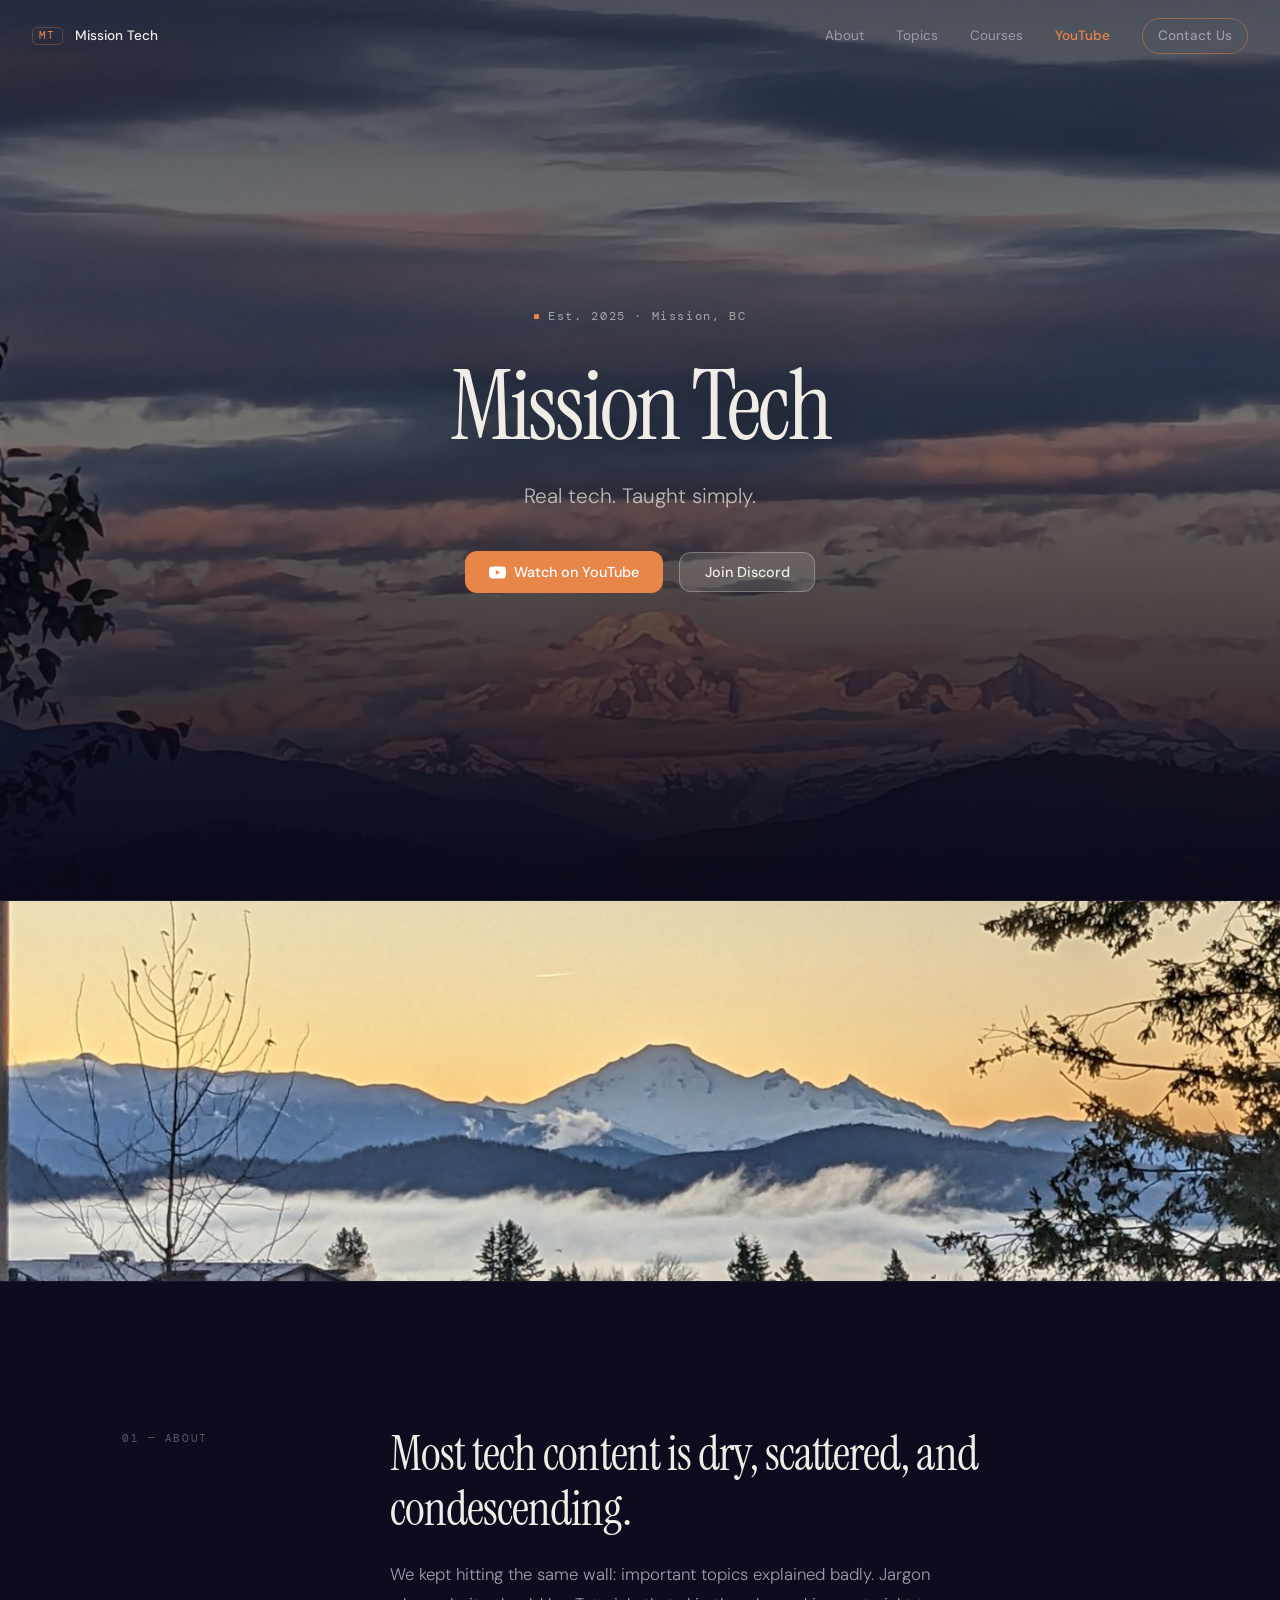
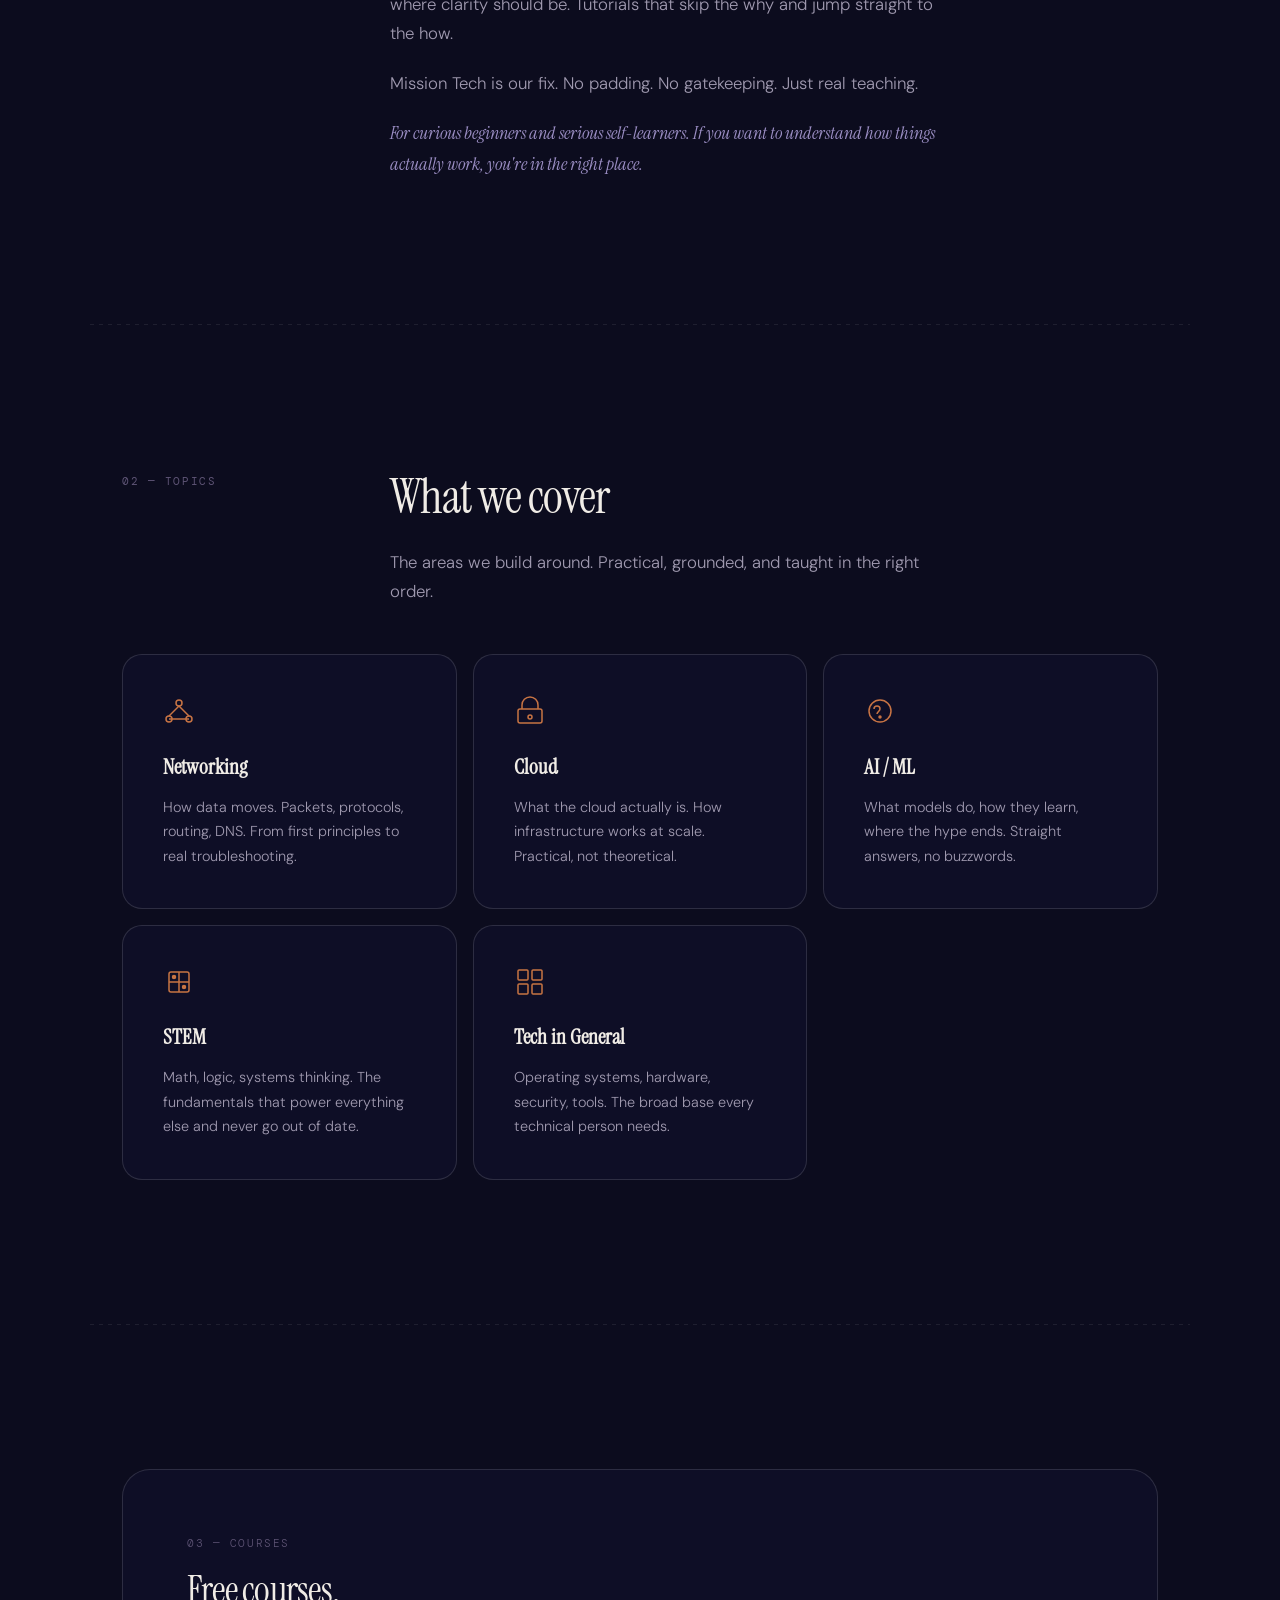
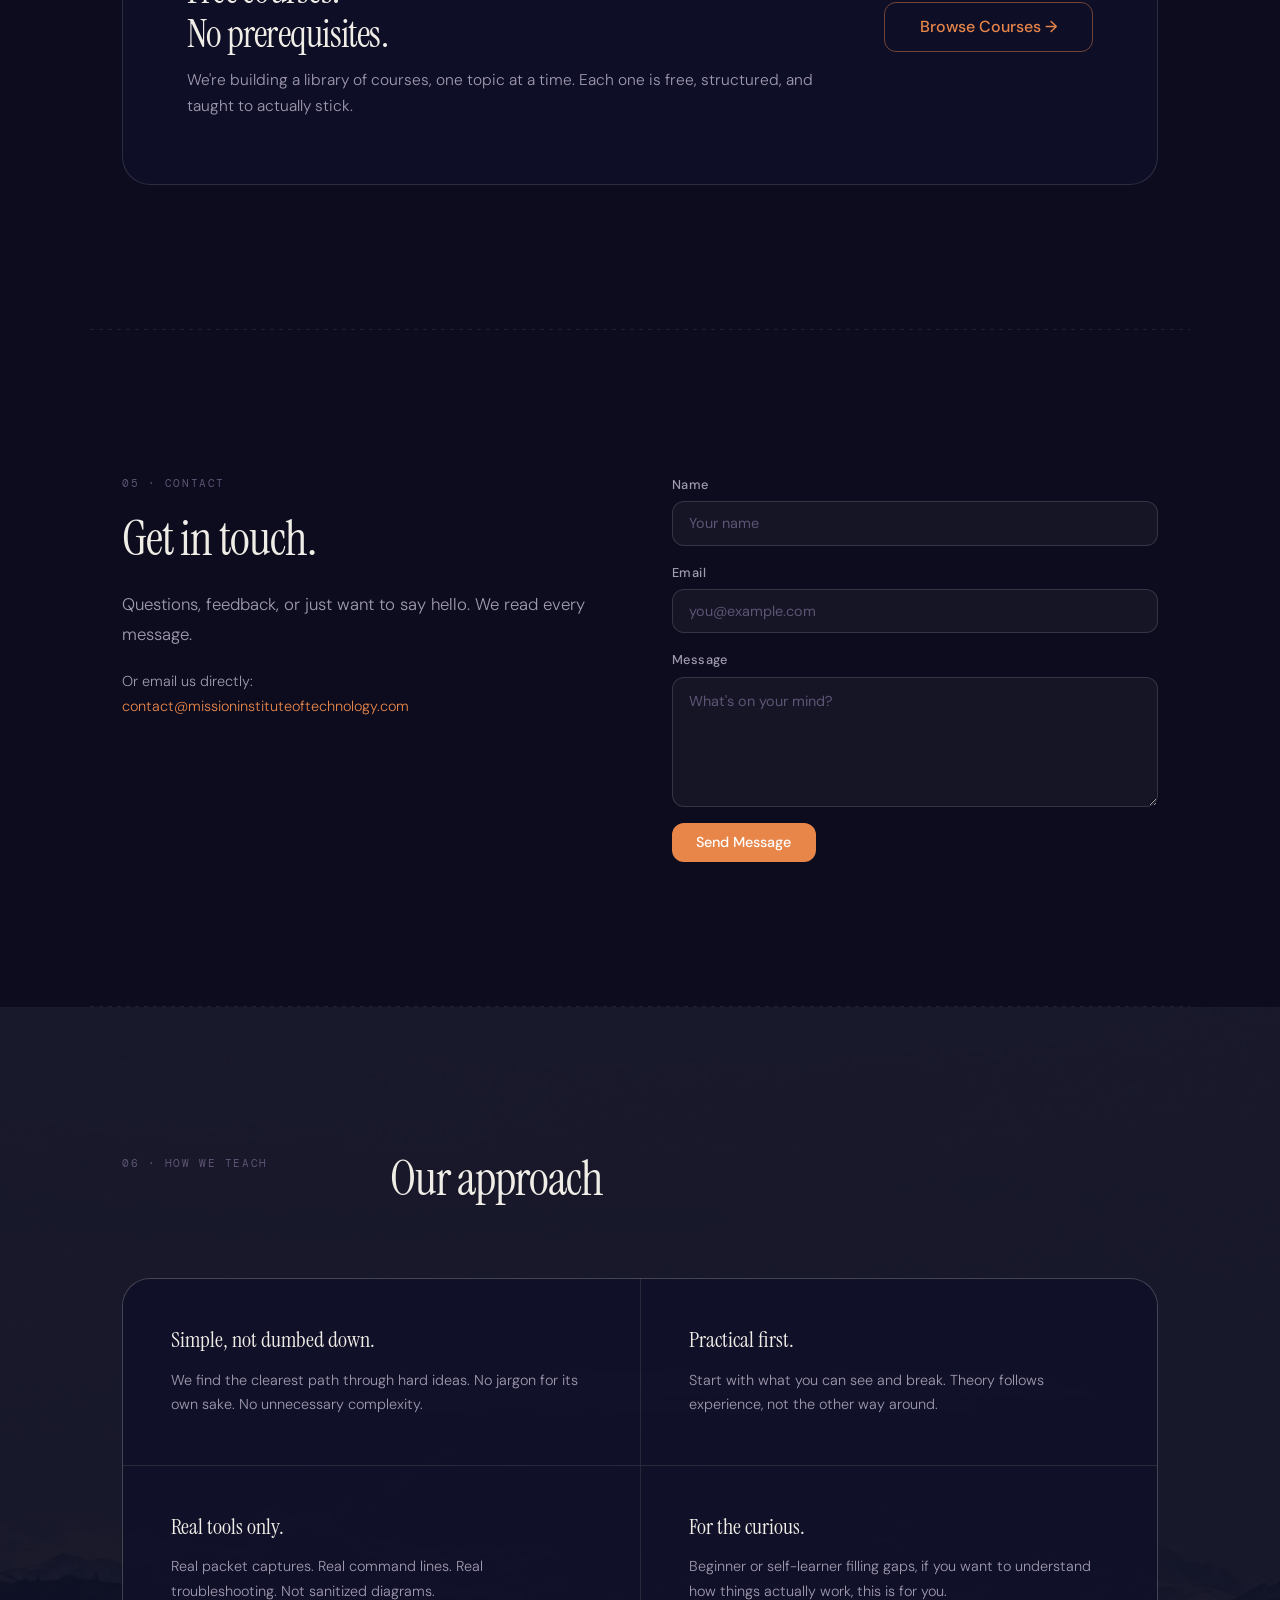
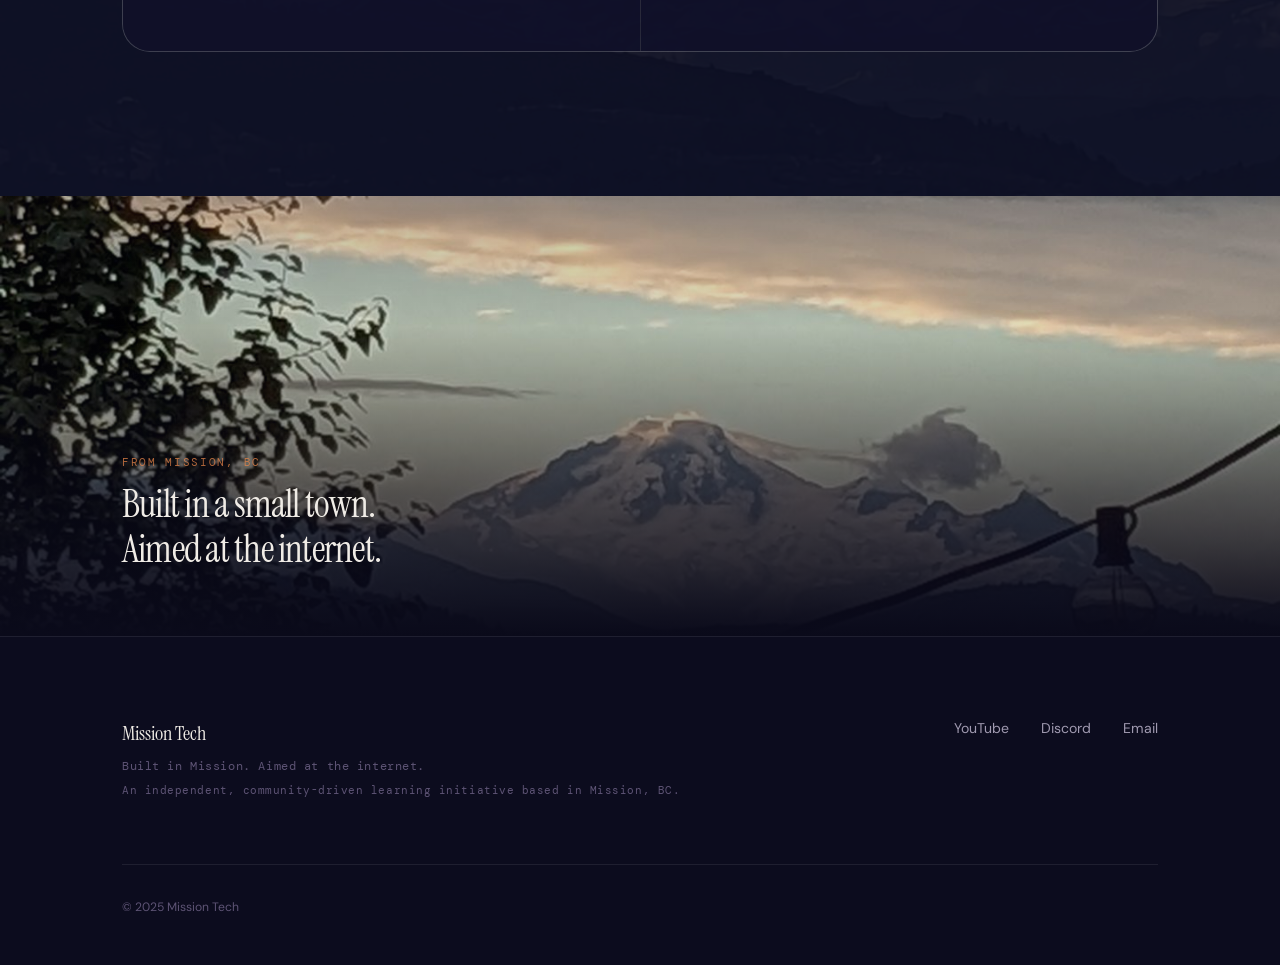
<file: index.html>
<!DOCTYPE html>
<html lang="en">
<head>
  <meta charset="UTF-8">
  <meta name="viewport" content="width=device-width, initial-scale=1.0">
  <title>Mission Tech</title>
  <meta name="description" content="Real tech, taught simply. Free courses on Networking, Cloud, AI/ML, and more. From Mission, BC. Mission Tech — built in Mission, aimed at the internet.">
  <meta name="theme-color" content="#0c0c1e">
  <link rel="preconnect" href="https://fonts.googleapis.com">
  <link rel="preconnect" href="https://fonts.gstatic.com" crossorigin>
  <link href="https://fonts.googleapis.com/css2?family=DM+Sans:ital,wght@0,300;0,400;0,500;0,600;0,700;1,400&family=Instrument+Serif:ital@0;1&family=DM+Mono:wght@300;400&display=swap" rel="stylesheet">
  <style>
:root {
  --c-bg: #0c0c1e;
  --c-text: #f0ece6;
  --c-text-dim: #a09ab0;
  --c-text-muted: #5e5475;
  --c-accent: #e8864a;
  --c-accent-hover: #d4703a;
  --c-lavender: #9b8ec4;
  --c-border: rgba(255,255,255,0.08);
  --c-border-vis: rgba(255,255,255,0.13);
  --c-card: rgba(16,16,40,0.92);
  --f-serif: 'Instrument Serif', Georgia, serif;
  --f-sans: 'DM Sans', -apple-system, BlinkMacSystemFont, sans-serif;
  --f-mono: 'DM Mono', 'SF Mono', monospace;
  --r-md: 12px;
  --r-lg: 20px;
  --r-xl: 28px;
  --ease: cubic-bezier(0.16, 1, 0.3, 1);
}

*, *::before, *::after { margin: 0; padding: 0; box-sizing: border-box; }
html { scroll-behavior: smooth; -webkit-font-smoothing: antialiased; }
body { font-family: var(--f-sans); color: var(--c-text); background: var(--c-bg); overflow-x: hidden; line-height: 1.65; }
img { max-width: 100%; height: auto; display: block; }
a { color: inherit; text-decoration: none; }
ul { list-style: none; }
button { border: none; background: none; cursor: pointer; font: inherit; color: inherit; }
.container { max-width: 1100px; margin: 0 auto; padding: 0 2rem; }
::selection { background: rgba(232,134,74,0.25); }
:focus-visible { outline: 2px solid var(--c-accent); outline-offset: 3px; border-radius: 4px; }
::-webkit-scrollbar { width: 8px; }
::-webkit-scrollbar-track { background: var(--c-bg); }
::-webkit-scrollbar-thumb { background: var(--c-text-muted); border-radius: 4px; }

/* NAV */
.nav {
  position: fixed; top: 0; left: 0; right: 0; z-index: 100;
  padding: 1.1rem 0;
  transition: background 0.35s var(--ease), padding 0.35s var(--ease);
}
.nav.scrolled {
  background: rgba(10,10,26,0.96);
  padding: 0.75rem 0;
  border-bottom: 1px solid var(--c-border);
}
.nav-inner {
  max-width: 1280px; margin: 0 auto; padding: 0 2rem;
  display: flex; align-items: center; justify-content: space-between;
}
.nav-logo { display: flex; align-items: center; gap: 0.75rem; }
.nav-logo-mark {
  font-family: var(--f-mono); font-size: 0.68rem; letter-spacing: 0.14em;
  color: var(--c-accent); border: 1px solid rgba(232,134,74,0.28);
  padding: 0.25em 0.55em; border-radius: 5px; line-height: 1;
}
.nav-logo-text { font-size: 0.85rem; font-weight: 500; }
.nav-links { display: flex; align-items: center; gap: 2rem; }
.nav-links a { font-size: 0.85rem; color: var(--c-text-dim); transition: color 0.2s; }
.nav-links a:hover { color: var(--c-text); }
.nav-links a.active { color: var(--c-text); }
.nav-yt { color: var(--c-accent) !important; font-weight: 500; }
.nav-yt:hover { color: var(--c-text) !important; }

.nav-toggle { display: none; flex-direction: column; gap: 5px; padding: 8px; }
.nav-toggle span { display: block; width: 22px; height: 1.5px; background: var(--c-text); transition: transform 0.2s var(--ease); }
.nav-toggle.open span:first-child { transform: translateY(3.5px) rotate(45deg); }
.nav-toggle.open span:last-child { transform: translateY(-3.5px) rotate(-45deg); }

.mobile-menu {
  display: none; position: fixed; inset: 0; z-index: 99;
  background: rgba(10,10,26,0.98);
  flex-direction: column; align-items: center; justify-content: center; gap: 2.5rem;
  opacity: 0; pointer-events: none; transition: opacity 0.35s var(--ease);
}
.mobile-menu.open { opacity: 1; pointer-events: auto; }
.mobile-menu a { font-family: var(--f-serif); font-size: 2rem; color: var(--c-text); transition: color 0.2s; }
.mobile-menu a:hover { color: var(--c-accent); }

/* HERO */
.hero {
  position: relative;
  min-height: 100vh;
  display: flex; flex-direction: column; align-items: center; justify-content: center;
  text-align: center; overflow: hidden; padding: 0 2rem;
}
.hero-bg {
  position: absolute; inset: 0;
  background: url('assets/hero-bg.jpg') center 30% / cover no-repeat;
}
.hero-bg::after {
  content: '';
  position: absolute; inset: 0;
  background:
    linear-gradient(to bottom, rgba(10,10,26,0.65) 0%, rgba(10,10,26,0.42) 40%, rgba(10,10,26,0.72) 75%, rgba(10,10,26,1) 100%),
    radial-gradient(ellipse 70% 50% at 50% 38%, rgba(232,134,74,0.07) 0%, transparent 65%);
}
.hero-inner { position: relative; z-index: 1; max-width: 780px; }
.hero-eyebrow {
  font-family: var(--f-mono); font-size: 0.72rem; letter-spacing: 0.14em;
  color: rgba(240,236,230,0.6); margin-bottom: 2rem;
  display: flex; align-items: center; justify-content: center; gap: 0.6rem;
}
.dot { display: inline-block; width: 5px; height: 5px; background: var(--c-accent); border-radius: 1px; }
.hero-title {
  font-family: var(--f-serif);
  font-size: clamp(3rem, 7.5vw, 6rem);
  font-weight: 400; line-height: 1.02; letter-spacing: -0.03em;
  margin-bottom: 1.5rem;
  text-shadow: 0 2px 50px rgba(0,0,0,0.6);
}
.hero-sub {
  font-size: clamp(1.1rem, 2vw, 1.3rem); font-weight: 300;
  color: rgba(240,236,230,0.72); margin: 0 auto 2.5rem;
  max-width: 440px; line-height: 1.5;
  text-shadow: 0 1px 20px rgba(0,0,0,0.5);
}
.hero-ctas { display: flex; gap: 1rem; align-items: center; justify-content: center; flex-wrap: wrap; }

/* PANORAMA STRIP */
.panorama {
  width: 100%; overflow: hidden;
  border-top: 1px solid rgba(255,255,255,0.05);
  border-bottom: 1px solid rgba(255,255,255,0.05);
}
.panorama img { width: 100%; display: block; height: 380px; object-fit: cover; object-position: center 40%; }

/* BUTTONS */
.btn {
  display: inline-flex; align-items: center; gap: 0.5rem;
  padding: 0.85em 1.7em; font-size: 0.9rem; font-weight: 500;
  border-radius: var(--r-md); transition: all 0.2s var(--ease);
  cursor: pointer; border: none; line-height: 1; white-space: nowrap;
}
.btn-primary { background: var(--c-accent); color: #fff; }
.btn-primary:hover { background: var(--c-accent-hover); transform: translateY(-1px); box-shadow: 0 8px 28px -8px rgba(232,134,74,0.45); }
.btn-secondary { background: rgba(255,255,255,0.11); color: var(--c-text); border: 1px solid rgba(255,255,255,0.28); }
.btn-secondary:hover { background: rgba(255,255,255,0.17); border-color: rgba(255,255,255,0.38); transform: translateY(-1px); }
.btn-lg { padding: 1em 2.2em; font-size: 1rem; }
.btn-outline { background: transparent; color: var(--c-accent); border: 1px solid rgba(232,134,74,0.45); }
.btn-outline:hover { background: rgba(232,134,74,0.08); border-color: var(--c-accent); transform: translateY(-1px); }

/* SECTIONS */
.section { padding: 9rem 0; }
.section-tag {
  font-family: var(--f-mono); font-size: 0.7rem; letter-spacing: 0.14em;
  color: var(--c-text-muted); text-transform: uppercase; margin-bottom: 1.2rem;
}
.section-heading {
  font-family: var(--f-serif);
  font-size: clamp(2rem, 4vw, 3rem);
  font-weight: 400; line-height: 1.15; letter-spacing: -0.02em; margin-bottom: 1.5rem;
}
.section-sub {
  font-size: 1.05rem; font-weight: 300; line-height: 1.75;
  color: var(--c-text-dim); max-width: 560px; margin-bottom: 1.25rem;
}
.section-sub.accent { color: var(--c-lavender); font-style: italic; font-family: var(--f-serif); font-size: 1.1rem; }
.section-sub:last-child { margin-bottom: 0; }

.two-col { display: grid; grid-template-columns: 220px 1fr; gap: 3rem; }
.col-label { padding-top: 0.2rem; }
.col-label .section-tag { position: sticky; top: 100px; }

/* DIVIDER */
.divider { padding: 0 2rem; }
.divider-line {
  max-width: 1100px; margin: 0 auto; height: 1px;
  background: repeating-linear-gradient(90deg, var(--c-border) 0, var(--c-border) 4px, transparent 4px, transparent 9px);
}

/* TOPIC CARDS */
.topics-grid { display: grid; grid-template-columns: repeat(3, 1fr); gap: 1rem; }
.topic-card {
  background: var(--c-card); padding: 2.5rem;
  border: 1px solid var(--c-border-vis); border-radius: var(--r-lg);
  transition: background 0.3s var(--ease), border-color 0.3s var(--ease);
}
.topic-card:hover { background: rgba(22,22,52,0.98); border-color: rgba(255,255,255,0.22); }
.topic-icon { width: 32px; height: 32px; color: var(--c-accent); margin-bottom: 1.4rem; opacity: 0.85; }
.topic-title { font-family: var(--f-serif); font-size: 1.3rem; margin-bottom: 0.65rem; }
.topic-desc { font-size: 0.9rem; font-weight: 300; line-height: 1.7; color: var(--c-text-dim); }

/* CONTACT NAV BUTTON */
.nav-contact {
  display: inline-flex; align-items: center; gap: 0.4rem;
  padding: 0.45em 1.1em; font-size: 0.82rem; font-weight: 500;
  border: 1px solid rgba(232,134,74,0.45); border-radius: 999px;
  color: var(--c-accent); transition: all 0.2s var(--ease);
}
.nav-contact:hover { background: rgba(232,134,74,0.1); border-color: var(--c-accent); color: var(--c-accent) !important; }

/* CONTACT SECTION */
.contact-grid { display: grid; grid-template-columns: 1fr 1fr; gap: 4rem; align-items: start; }
.contact-form { display: flex; flex-direction: column; gap: 1rem; }
.form-field { display: flex; flex-direction: column; gap: 0.4rem; }
.form-label { font-size: 0.8rem; font-weight: 500; color: var(--c-text-dim); letter-spacing: 0.03em; }
.form-input, .form-textarea {
  background: rgba(255,255,255,0.04); border: 1px solid var(--c-border-vis);
  border-radius: var(--r-md); padding: 0.85em 1rem;
  color: var(--c-text); font-family: var(--f-sans); font-size: 0.9rem;
  transition: border-color 0.2s var(--ease);
  width: 100%;
}
.form-input:focus, .form-textarea:focus { outline: none; border-color: var(--c-accent); }
.form-input::placeholder, .form-textarea::placeholder { color: var(--c-text-muted); }
.form-textarea { resize: vertical; min-height: 130px; line-height: 1.6; }
.form-submit { align-self: flex-start; }

/* COURSES TEASER */
.courses-teaser {
  background: var(--c-card);
  border: 1px solid var(--c-border-vis);
  border-radius: var(--r-xl);
  padding: 4rem;
  display: flex; align-items: center; justify-content: space-between; gap: 3rem;
}
.courses-teaser-text .label { font-family: var(--f-mono); font-size: 0.7rem; letter-spacing: 0.14em; color: var(--c-text-muted); text-transform: uppercase; margin-bottom: 1rem; }
.courses-teaser-text h2 { font-family: var(--f-serif); font-size: clamp(1.8rem, 3vw, 2.6rem); font-weight: 400; line-height: 1.15; letter-spacing: -0.02em; margin-bottom: 0.75rem; }
.courses-teaser-text p { font-size: 0.97rem; font-weight: 300; color: var(--c-text-dim); line-height: 1.65; }
.courses-teaser-cta { flex-shrink: 0; }

/* PHILOSOPHY */
.philosophy { position: relative; }
.philosophy-bg {
  position: absolute; inset: 0;
  background: url('assets/mountain-day.jpg') center 40% / cover no-repeat;
  opacity: 0.06;
  pointer-events: none;
}
.philosophy .container { position: relative; z-index: 1; }
.philosophy-grid { display: grid; grid-template-columns: 1fr 1fr; gap: 1px; background: var(--c-border); border: 1px solid var(--c-border-vis); border-radius: var(--r-xl); overflow: hidden; }
.philosophy-item { background: var(--c-card); padding: 3rem; transition: background 0.3s var(--ease); }
.philosophy-item:hover { background: rgba(22,22,52,0.98); }
.philosophy-statement { font-family: var(--f-serif); font-size: 1.35rem; margin-bottom: 0.85rem; line-height: 1.25; }
.philosophy-explain { font-size: 0.9rem; font-weight: 300; line-height: 1.7; color: var(--c-text-dim); }

/* FROM MISSION */
.from-mission {
  position: relative; height: 440px; overflow: hidden;
  display: flex; align-items: flex-end;
}
.from-mission-bg {
  position: absolute; inset: 0;
  background: url('assets/from-mission.jpg') center 55% / cover no-repeat;
}
.from-mission-bg::after {
  content: '';
  position: absolute; inset: 0;
  background: linear-gradient(to bottom, rgba(10,10,26,0.25) 0%, rgba(10,10,26,0.12) 30%, rgba(10,10,26,0.65) 68%, rgba(10,10,26,1) 100%);
}
.from-mission-content {
  position: relative; z-index: 1;
  padding: 3rem 2rem 4rem; width: 100%; max-width: 1100px; margin: 0 auto;
}
.from-mission-label {
  font-family: var(--f-mono); font-size: 0.7rem; letter-spacing: 0.15em;
  color: rgba(232,134,74,0.75); text-transform: uppercase; margin-bottom: 0.65rem;
}
.from-mission-text {
  font-family: var(--f-serif); font-size: clamp(1.6rem, 3.2vw, 2.4rem);
  font-weight: 400; line-height: 1.18; letter-spacing: -0.02em; color: var(--c-text);
}

/* FOOTER */
.footer { padding: 5rem 0 3rem; border-top: 1px solid var(--c-border); }
.footer-inner { display: flex; justify-content: space-between; align-items: flex-start; margin-bottom: 4rem; }
.footer-name { font-family: var(--f-serif); font-size: 1.25rem; margin-bottom: 0.4rem; }
.footer-tag { font-family: var(--f-mono); font-size: 0.72rem; color: var(--c-text-muted); letter-spacing: 0.05em; }
.footer-links { display: flex; gap: 2rem; }
.footer-links a { font-size: 0.88rem; color: var(--c-text-dim); transition: color 0.2s; }
.footer-links a:hover { color: var(--c-text); }
.footer-base { border-top: 1px solid var(--c-border); padding-top: 2rem; }
.footer-base p { font-size: 0.76rem; color: var(--c-text-muted); }

/* RESPONSIVE */
@media (max-width: 900px) {
  .two-col { grid-template-columns: 1fr; gap: 1.5rem; }
  .col-label .section-tag { position: static; }
  .topics-grid { grid-template-columns: repeat(2, 1fr); }
  .philosophy-grid { grid-template-columns: 1fr; }
  .courses-teaser { flex-direction: column; gap: 2rem; padding: 2.5rem; }
  .courses-teaser-cta { width: 100%; }
  .courses-teaser-cta .btn { width: 100%; justify-content: center; }
  .contact-grid { grid-template-columns: 1fr; gap: 2.5rem; }
  .from-mission { height: 360px; }
  .panorama img { height: 280px; }
}
@media (max-width: 640px) {
  .nav-links { display: none; }
  .nav-toggle { display: flex; }
  .mobile-menu { display: flex; }
  .nav-contact { display: none; }
  .hero { min-height: auto; padding: 8rem 1.5rem 5rem; }
  .hero-title { font-size: clamp(2.4rem, 11vw, 3.5rem); }
  .hero-sub { font-size: 1rem; }
  .hero-ctas { flex-direction: column; width: 100%; }
  .hero-ctas .btn { width: 100%; justify-content: center; }
  .section { padding: 6rem 0; }
  .section-heading { font-size: 1.7rem; }
  .topics-grid { grid-template-columns: 1fr; }
  .topic-card { padding: 1.75rem; }
  .philosophy-item { padding: 1.75rem; }
  .form-submit .btn { width: 100%; justify-content: center; }
  .from-mission { height: 300px; }
  .from-mission-text { font-size: 1.4rem; }
  .footer-inner { flex-direction: column; gap: 2rem; }
  .panorama img { height: 200px; }
}
  </style>
</head>
<body>

<nav class="nav">
  <div class="nav-inner">
    <a href="index.html" class="nav-logo">
      <span class="nav-logo-mark">MT</span>
      <span class="nav-logo-text">Mission Tech</span>
    </a>
    <div class="nav-links">
      <a href="#about">About</a>
      <a href="#topics">Topics</a>
      <a href="courses.html">Courses</a>
      <a href="https://www.youtube.com/@missioninstituteoftechnology" target="_blank" rel="noopener" class="nav-yt">YouTube</a>
      <a href="#contact" class="nav-contact">Contact Us</a>
    </div>
    <button class="nav-toggle" aria-label="Toggle menu" aria-expanded="false">
      <span></span><span></span>
    </button>
  </div>
</nav>

<div class="mobile-menu" aria-hidden="true">
  <a href="#about">About</a>
  <a href="#topics">Topics</a>
  <a href="courses.html">Courses</a>
  <a href="#contact">Contact</a>
  <a href="https://www.youtube.com/@missioninstituteoftechnology" target="_blank" rel="noopener">YouTube</a>
  <a href="https://discord.gg/KCA56a5gVt" target="_blank" rel="noopener">Discord</a>
</div>

<!-- HERO -->
<header class="hero">
  <div class="hero-bg"></div>
  <div class="hero-inner">
    <p class="hero-eyebrow"><span class="dot"></span> Est. 2025 &middot; Mission, BC</p>
    <h1 class="hero-title">Mission Tech</h1>
    <p class="hero-sub">Real tech. Taught simply.</p>
    <div class="hero-ctas">
      <a href="https://www.youtube.com/@missioninstituteoftechnology" target="_blank" rel="noopener" class="btn btn-primary">
        <svg width="17" height="17" viewBox="0 0 24 24" fill="currentColor"><path d="M23.498 6.186a3.016 3.016 0 0 0-2.122-2.136C19.505 3.545 12 3.545 12 3.545s-7.505 0-9.377.505A3.017 3.017 0 0 0 .502 6.186C0 8.07 0 12 0 12s0 3.93.502 5.814a3.016 3.016 0 0 0 2.122 2.136c1.871.505 9.376.505 9.376.505s7.505 0 9.377-.505a3.015 3.015 0 0 0 2.122-2.136C24 15.93 24 12 24 12s0-3.93-.502-5.814zM9.545 15.568V8.432L15.818 12l-6.273 3.568z"/></svg>
        Watch on YouTube
      </a>
      <a href="https://discord.gg/KCA56a5gVt" target="_blank" rel="noopener" class="btn btn-secondary">Join Discord</a>
    </div>
  </div>
</header>

<!-- PANORAMA STRIP -->
<div class="panorama">
  <img src="assets/hero-banner-photo.jpg" alt="Mt. Baker at sunrise, fog filling the valley below" width="1440" height="380" loading="eager">
</div>

<!-- ABOUT -->
<section class="section" id="about">
  <div class="container">
    <div class="two-col">
      <div class="col-label">
        <p class="section-tag">01 &mdash; About</p>
      </div>
      <div>
        <h2 class="section-heading">Most tech content is dry, scattered, and condescending.</h2>
        <p class="section-sub">We kept hitting the same wall: important topics explained badly. Jargon where clarity should be. Tutorials that skip the why and jump straight to the how.</p>
        <p class="section-sub">Mission Tech is our fix. No padding. No gatekeeping. Just real teaching.</p>
        <p class="section-sub accent">For curious beginners and serious self-learners. If you want to understand how things actually work, you're in the right place.</p>
      </div>
    </div>
  </div>
</section>

<div class="divider"><div class="divider-line"></div></div>

<!-- TOPICS -->
<section class="section" id="topics">
  <div class="container">
    <div class="two-col" style="margin-bottom: 3rem;">
      <div class="col-label">
        <p class="section-tag">02 &mdash; Topics</p>
      </div>
      <div>
        <h2 class="section-heading">What we cover</h2>
        <p class="section-sub">The areas we build around. Practical, grounded, and taught in the right order.</p>
      </div>
    </div>
    <div class="topics-grid">
      <article class="topic-card">
        <div class="topic-icon">
          <svg viewBox="0 0 32 32" fill="none" stroke="currentColor" stroke-width="1.5"><circle cx="16" cy="8" r="3"/><circle cx="6" cy="24" r="3"/><circle cx="26" cy="24" r="3"/><line x1="16" y1="11" x2="6" y2="21"/><line x1="16" y1="11" x2="26" y2="21"/><line x1="6" y1="24" x2="26" y2="24"/></svg>
        </div>
        <h3 class="topic-title">Networking</h3>
        <p class="topic-desc">How data moves. Packets, protocols, routing, DNS. From first principles to real troubleshooting.</p>
      </article>
      <article class="topic-card">
        <div class="topic-icon">
          <svg viewBox="0 0 32 32" fill="none" stroke="currentColor" stroke-width="1.5"><rect x="4" y="14" width="24" height="14" rx="2"/><path d="M8 14V10a8 8 0 0 1 16 0v4"/><circle cx="16" cy="22" r="2"/></svg>
        </div>
        <h3 class="topic-title">Cloud</h3>
        <p class="topic-desc">What the cloud actually is. How infrastructure works at scale. Practical, not theoretical.</p>
      </article>
      <article class="topic-card">
        <div class="topic-icon">
          <svg viewBox="0 0 32 32" fill="none" stroke="currentColor" stroke-width="1.5"><circle cx="16" cy="16" r="11"/><path d="M10 14a3 3 0 0 1 6 0c0 2-3 3-3 5"/><circle cx="16" cy="22" r="1" fill="currentColor"/></svg>
        </div>
        <h3 class="topic-title">AI / ML</h3>
        <p class="topic-desc">What models do, how they learn, where the hype ends. Straight answers, no buzzwords.</p>
      </article>
      <article class="topic-card">
        <div class="topic-icon">
          <svg viewBox="0 0 32 32" fill="none" stroke="currentColor" stroke-width="1.5"><rect x="6" y="6" width="20" height="20" rx="2"/><line x1="6" y1="16" x2="26" y2="16"/><line x1="16" y1="6" x2="16" y2="26"/><circle cx="11" cy="11" r="1.5" fill="currentColor"/><circle cx="21" cy="21" r="1.5" fill="currentColor"/></svg>
        </div>
        <h3 class="topic-title">STEM</h3>
        <p class="topic-desc">Math, logic, systems thinking. The fundamentals that power everything else and never go out of date.</p>
      </article>
      <article class="topic-card">
        <div class="topic-icon">
          <svg viewBox="0 0 32 32" fill="none" stroke="currentColor" stroke-width="1.5"><rect x="4" y="4" width="10" height="10" rx="1"/><rect x="18" y="4" width="10" height="10" rx="1"/><rect x="4" y="18" width="10" height="10" rx="1"/><rect x="18" y="18" width="10" height="10" rx="1"/></svg>
        </div>
        <h3 class="topic-title">Tech in General</h3>
        <p class="topic-desc">Operating systems, hardware, security, tools. The broad base every technical person needs.</p>
      </article>
    </div>
  </div>
</section>

<div class="divider"><div class="divider-line"></div></div>

<!-- COURSES TEASER -->
<section class="section" id="courses">
  <div class="container">
    <div class="courses-teaser">
      <div class="courses-teaser-text">
        <p class="label">03 &mdash; Courses</p>
        <h2>Free courses.<br>No prerequisites.</h2>
        <p>We're building a library of courses, one topic at a time. Each one is free, structured, and taught to actually stick.</p>
      </div>
      <div class="courses-teaser-cta">
        <a href="courses.html" class="btn btn-outline btn-lg">Browse Courses &rarr;</a>
      </div>
    </div>
  </div>
</section>

<div class="divider"><div class="divider-line"></div></div>

<!-- CONTACT -->
<section class="section" id="contact">
  <div class="container">
    <div class="contact-grid">
      <div>
        <p class="section-tag">05 &middot; Contact</p>
        <h2 class="section-heading">Get in touch.</h2>
        <p class="section-sub">Questions, feedback, or just want to say hello. We read every message.</p>
        <p class="section-sub" style="font-size:0.9rem;">Or email us directly:<br>
          <a href="mailto:contact@missioninstituteoftechnology.com" style="color:var(--c-accent);">contact@missioninstituteoftechnology.com</a>
        </p>
      </div>
      <form class="contact-form" action="mailto:contact@missioninstituteoftechnology.com" method="post" enctype="text/plain">
        <div class="form-field">
          <label class="form-label" for="contact-name">Name</label>
          <input class="form-input" type="text" id="contact-name" name="name" placeholder="Your name" required>
        </div>
        <div class="form-field">
          <label class="form-label" for="contact-email">Email</label>
          <input class="form-input" type="email" id="contact-email" name="email" placeholder="you@example.com" required>
        </div>
        <div class="form-field">
          <label class="form-label" for="contact-msg">Message</label>
          <textarea class="form-textarea" id="contact-msg" name="message" placeholder="What's on your mind?" required></textarea>
        </div>
        <div class="form-submit">
          <button type="submit" class="btn btn-primary">Send Message</button>
        </div>
      </form>
    </div>
  </div>
</section>

<div class="divider"><div class="divider-line"></div></div>

<!-- PHILOSOPHY -->
<section class="section philosophy" id="philosophy">
  <div class="philosophy-bg"></div>
  <div class="container">
    <div class="two-col" style="margin-bottom: 3rem;">
      <div class="col-label">
        <p class="section-tag">06 &middot; How We Teach</p>
      </div>
      <div>
        <h2 class="section-heading">Our approach</h2>
      </div>
    </div>
    <div class="philosophy-grid">
      <blockquote class="philosophy-item">
        <p class="philosophy-statement">Simple, not dumbed down.</p>
        <p class="philosophy-explain">We find the clearest path through hard ideas. No jargon for its own sake. No unnecessary complexity.</p>
      </blockquote>
      <blockquote class="philosophy-item">
        <p class="philosophy-statement">Practical first.</p>
        <p class="philosophy-explain">Start with what you can see and break. Theory follows experience, not the other way around.</p>
      </blockquote>
      <blockquote class="philosophy-item">
        <p class="philosophy-statement">Real tools only.</p>
        <p class="philosophy-explain">Real packet captures. Real command lines. Real troubleshooting. Not sanitized diagrams.</p>
      </blockquote>
      <blockquote class="philosophy-item">
        <p class="philosophy-statement">For the curious.</p>
        <p class="philosophy-explain">Beginner or self-learner filling gaps, if you want to understand how things actually work, this is for you.</p>
      </blockquote>
    </div>
  </div>
</section>

<!-- FROM MISSION STRIP -->
<div class="from-mission">
  <div class="from-mission-bg"></div>
  <div class="from-mission-content">
    <p class="from-mission-label">From Mission, BC</p>
    <p class="from-mission-text">Built in a small town.<br>Aimed at the internet.</p>
  </div>
</div>

<!-- FOOTER -->
<footer class="footer">
  <div class="container">
    <div class="footer-inner">
      <div>
        <p class="footer-name">Mission Tech</p>
        <p class="footer-tag">Built in Mission. Aimed at the internet.</p>
        <p class="footer-tag" style="margin-top:0.4rem;font-size:0.68rem;">An independent, community-driven learning initiative based in Mission, BC.</p>
      </div>
      <div class="footer-links">
        <a href="https://www.youtube.com/@missioninstituteoftechnology" target="_blank" rel="noopener">YouTube</a>
        <a href="https://discord.gg/KCA56a5gVt" target="_blank" rel="noopener">Discord</a>
        <a href="mailto:contact@missioninstituteoftechnology.com">Email</a>
      </div>
    </div>
    <div class="footer-base">
      <p>&copy; 2025 Mission Tech</p>
    </div>
  </div>
</footer>

<script>
(function () {
  'use strict';
  var nav = document.querySelector('.nav');
  window.addEventListener('scroll', function () {
    nav.classList.toggle('scrolled', window.scrollY > 50);
  }, { passive: true });

  var toggle = document.querySelector('.nav-toggle');
  var menu = document.querySelector('.mobile-menu');
  if (toggle && menu) {
    toggle.addEventListener('click', function () {
      var open = menu.classList.toggle('open');
      toggle.classList.toggle('open', open);
      toggle.setAttribute('aria-expanded', open);
      menu.setAttribute('aria-hidden', !open);
      document.body.style.overflow = open ? 'hidden' : '';
    });
    menu.querySelectorAll('a').forEach(function (a) {
      a.addEventListener('click', function () {
        menu.classList.remove('open');
        toggle.classList.remove('open');
        toggle.setAttribute('aria-expanded', 'false');
        menu.setAttribute('aria-hidden', 'true');
        document.body.style.overflow = '';
      });
    });
  }

  document.querySelectorAll('a[href^="#"]').forEach(function (a) {
    a.addEventListener('click', function (e) {
      var id = this.getAttribute('href');
      if (id === '#') return;
      var t = document.querySelector(id);
      if (t) { e.preventDefault(); window.scrollTo({ top: t.getBoundingClientRect().top + window.scrollY - 80, behavior: 'smooth' }); }
    });
  });
})();
</script>
</body>
</html>
</file>
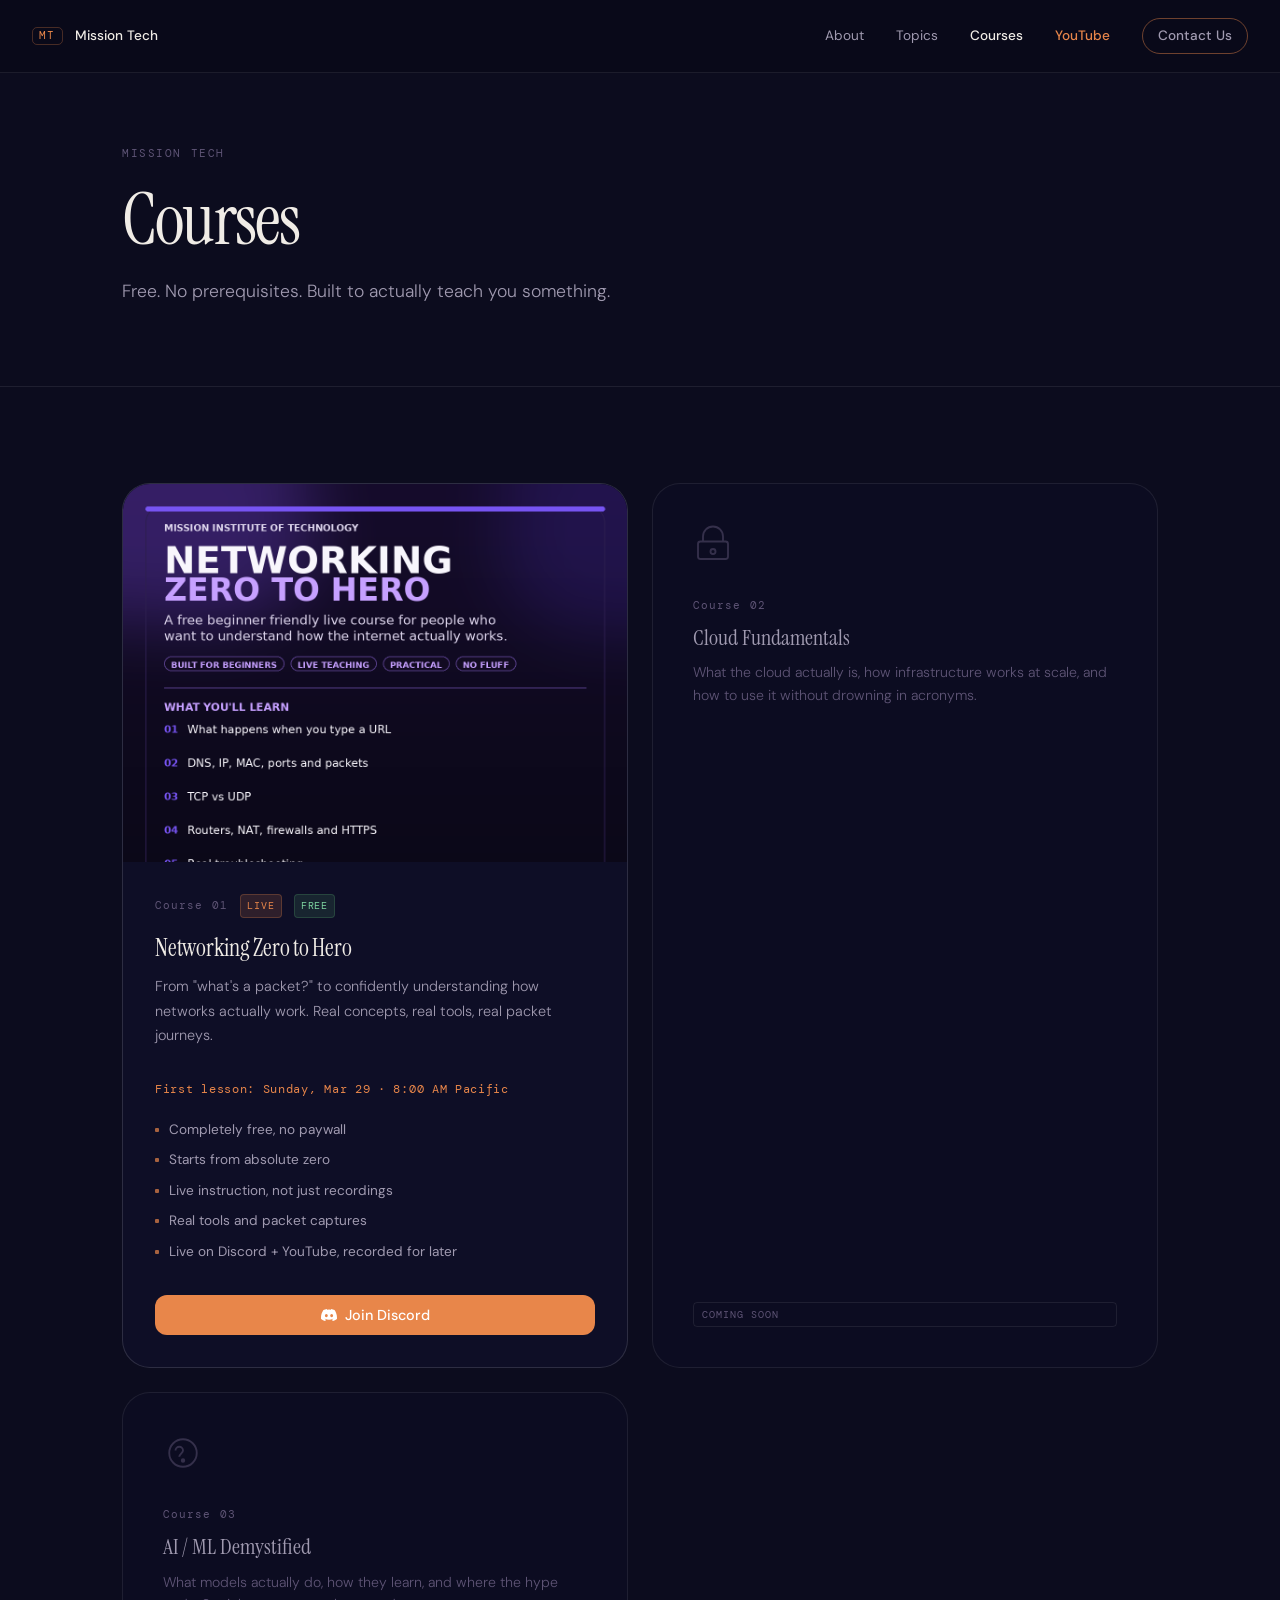
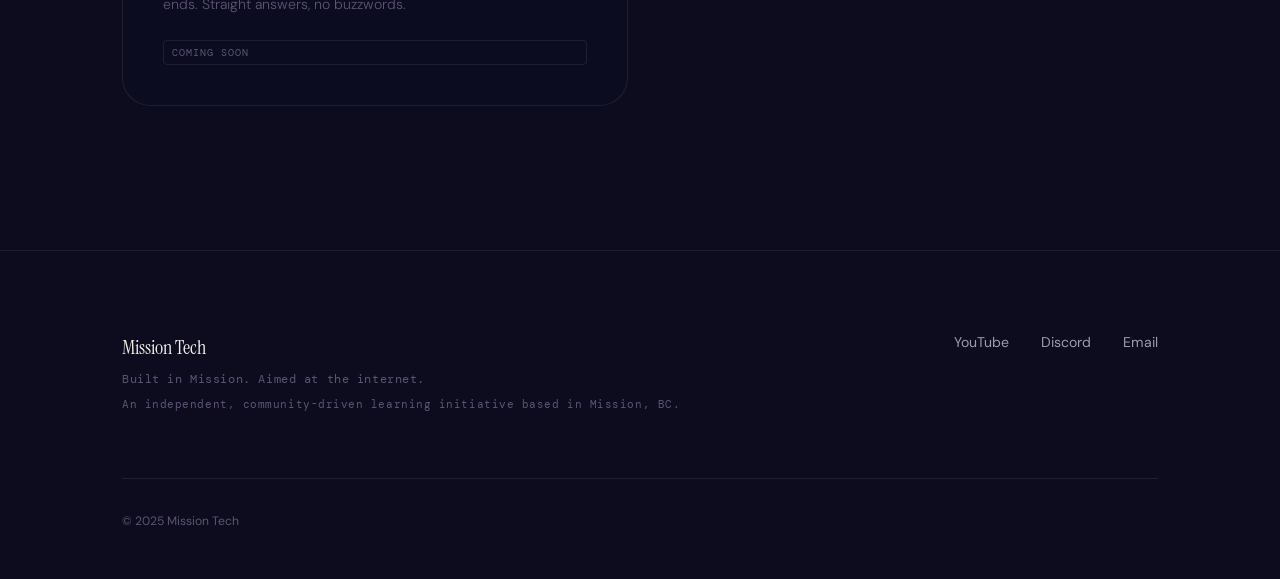
<file: courses.html>
<!DOCTYPE html>
<html lang="en">
<head>
  <meta charset="UTF-8">
  <meta name="viewport" content="width=device-width, initial-scale=1.0">
  <title>Courses &mdash; Mission Tech</title>
  <meta name="description" content="Free courses on Networking, Cloud, AI/ML, and more. No prerequisites. Taught to actually stick.">
  <meta name="theme-color" content="#0c0c1e">
  <link rel="preconnect" href="https://fonts.googleapis.com">
  <link rel="preconnect" href="https://fonts.gstatic.com" crossorigin>
  <link href="https://fonts.googleapis.com/css2?family=DM+Sans:ital,wght@0,300;0,400;0,500;0,600;0,700;1,400&family=Instrument+Serif:ital@0;1&family=DM+Mono:wght@300;400&display=swap" rel="stylesheet">
  <style>
:root {
  --c-bg: #0c0c1e;
  --c-text: #f0ece6;
  --c-text-dim: #a09ab0;
  --c-text-muted: #5e5475;
  --c-accent: #e8864a;
  --c-accent-hover: #d4703a;
  --c-lavender: #9b8ec4;
  --c-border: rgba(255,255,255,0.08);
  --c-border-vis: rgba(255,255,255,0.13);
  --c-card: rgba(16,16,40,0.92);
  --f-serif: 'Instrument Serif', Georgia, serif;
  --f-sans: 'DM Sans', -apple-system, BlinkMacSystemFont, sans-serif;
  --f-mono: 'DM Mono', 'SF Mono', monospace;
  --r-md: 12px;
  --r-lg: 20px;
  --r-xl: 28px;
  --ease: cubic-bezier(0.16, 1, 0.3, 1);
}

*, *::before, *::after { margin: 0; padding: 0; box-sizing: border-box; }
html { scroll-behavior: smooth; -webkit-font-smoothing: antialiased; }
body { font-family: var(--f-sans); color: var(--c-text); background: var(--c-bg); overflow-x: hidden; line-height: 1.65; }
img { max-width: 100%; height: auto; display: block; }
a { color: inherit; text-decoration: none; }
ul { list-style: none; }
button { border: none; background: none; cursor: pointer; font: inherit; color: inherit; }
.container { max-width: 1100px; margin: 0 auto; padding: 0 2rem; }
::selection { background: rgba(232,134,74,0.25); }
:focus-visible { outline: 2px solid var(--c-accent); outline-offset: 3px; border-radius: 4px; }
::-webkit-scrollbar { width: 8px; }
::-webkit-scrollbar-track { background: var(--c-bg); }
::-webkit-scrollbar-thumb { background: var(--c-text-muted); border-radius: 4px; }

/* NAV */
.nav {
  position: fixed; top: 0; left: 0; right: 0; z-index: 100;
  padding: 1.1rem 0;
  background: rgba(10,10,26,0.96);
  border-bottom: 1px solid var(--c-border);
  transition: padding 0.35s var(--ease);
}
.nav-contact {
  display: inline-flex; align-items: center;
  padding: 0.45em 1.1em; font-size: 0.82rem; font-weight: 500;
  border: 1px solid rgba(232,134,74,0.45); border-radius: 999px;
  color: var(--c-accent); transition: all 0.2s var(--ease);
}
.nav-contact:hover { background: rgba(232,134,74,0.1); border-color: var(--c-accent); }
.nav-inner {
  max-width: 1280px; margin: 0 auto; padding: 0 2rem;
  display: flex; align-items: center; justify-content: space-between;
}
.nav-logo { display: flex; align-items: center; gap: 0.75rem; }
.nav-logo-mark {
  font-family: var(--f-mono); font-size: 0.68rem; letter-spacing: 0.14em;
  color: var(--c-accent); border: 1px solid rgba(232,134,74,0.28);
  padding: 0.25em 0.55em; border-radius: 5px; line-height: 1;
}
.nav-logo-text { font-size: 0.85rem; font-weight: 500; }
.nav-links { display: flex; align-items: center; gap: 2rem; }
.nav-links a { font-size: 0.85rem; color: var(--c-text-dim); transition: color 0.2s; }
.nav-links a:hover { color: var(--c-text); }
.nav-links a.active { color: var(--c-text); font-weight: 500; }
.nav-yt { color: var(--c-accent) !important; font-weight: 500; }
.nav-yt:hover { color: var(--c-text) !important; }

.nav-toggle { display: none; flex-direction: column; gap: 5px; padding: 8px; }
.nav-toggle span { display: block; width: 22px; height: 1.5px; background: var(--c-text); transition: transform 0.2s var(--ease); }
.nav-toggle.open span:first-child { transform: translateY(3.5px) rotate(45deg); }
.nav-toggle.open span:last-child { transform: translateY(-3.5px) rotate(-45deg); }

.mobile-menu {
  display: none; position: fixed; inset: 0; z-index: 99;
  background: rgba(10,10,26,0.98);
  flex-direction: column; align-items: center; justify-content: center; gap: 2.5rem;
  opacity: 0; pointer-events: none; transition: opacity 0.35s var(--ease);
}
.mobile-menu.open { opacity: 1; pointer-events: auto; }
.mobile-menu a { font-family: var(--f-serif); font-size: 2rem; color: var(--c-text); transition: color 0.2s; }
.mobile-menu a:hover { color: var(--c-accent); }

/* PAGE HEADER */
.page-header {
  padding: 9rem 0 5rem;
  border-bottom: 1px solid var(--c-border);
}
.page-header-eyebrow {
  font-family: var(--f-mono); font-size: 0.7rem; letter-spacing: 0.14em;
  color: var(--c-text-muted); text-transform: uppercase; margin-bottom: 1.2rem;
}
.page-header-title {
  font-family: var(--f-serif);
  font-size: clamp(2.8rem, 6vw, 4.5rem);
  font-weight: 400; line-height: 1.05; letter-spacing: -0.025em;
  margin-bottom: 1.25rem;
}
.page-header-sub {
  font-size: 1.1rem; font-weight: 300; color: var(--c-text-dim);
  max-width: 500px; line-height: 1.65;
}

/* COURSES GRID */
.courses-section { padding: 6rem 0 9rem; }
.courses-grid { display: grid; grid-template-columns: repeat(auto-fill, minmax(340px, 1fr)); gap: 1.5rem; }

/* LIVE COURSE CARD */
.course-card {
  background: var(--c-card);
  border: 1px solid var(--c-border-vis);
  border-radius: var(--r-xl);
  overflow: hidden;
  transition: border-color 0.3s var(--ease), transform 0.3s var(--ease), box-shadow 0.3s var(--ease);
  display: flex; flex-direction: column;
}
.course-card:hover {
  border-color: rgba(232,134,74,0.3);
  transform: translateY(-4px);
  box-shadow: 0 20px 60px -20px rgba(0,0,0,0.5);
}
.course-poster {
  width: 100%; aspect-ratio: 4/3; overflow: hidden; background: rgba(12,12,30,0.8);
  display: flex; align-items: center; justify-content: center;
}
.course-poster img { width: 100%; height: 100%; object-fit: cover; object-position: top; }
.course-body { padding: 2rem; flex: 1; display: flex; flex-direction: column; }
.course-meta {
  display: flex; align-items: center; gap: 0.75rem; margin-bottom: 1rem;
}
.course-number { font-family: var(--f-mono); font-size: 0.68rem; letter-spacing: 0.1em; color: var(--c-text-muted); }
.badge {
  font-family: var(--f-mono); font-size: 0.65rem; letter-spacing: 0.08em; text-transform: uppercase;
  padding: 0.2em 0.6em; border-radius: 4px;
}
.badge-live { background: rgba(232,134,74,0.15); color: var(--c-accent); border: 1px solid rgba(232,134,74,0.25); }
.badge-free { background: rgba(100,200,120,0.12); color: #7dd4a0; border: 1px solid rgba(100,200,120,0.2); }
.course-title { font-family: var(--f-serif); font-size: 1.5rem; font-weight: 400; line-height: 1.2; margin-bottom: 0.75rem; letter-spacing: -0.01em; }
.course-desc { font-size: 0.9rem; font-weight: 300; color: var(--c-text-dim); line-height: 1.7; flex: 1; margin-bottom: 2rem; }
.course-features { display: flex; flex-direction: column; gap: 0.5rem; margin-bottom: 2rem; }
.course-feature { display: flex; align-items: center; gap: 0.6rem; font-size: 0.85rem; color: var(--c-text-dim); }
.course-feature-dot { width: 4px; height: 4px; background: var(--c-accent); border-radius: 1px; flex-shrink: 0; opacity: 0.7; }
.course-cta .btn { width: 100%; justify-content: center; }

/* COMING SOON CARD */
.course-card-soon {
  background: rgba(14,14,36,0.6);
  border: 1px solid var(--c-border);
  border-radius: var(--r-xl);
  padding: 2.5rem;
  display: flex; flex-direction: column; justify-content: space-between;
  min-height: 280px;
}
.soon-icon { width: 40px; height: 40px; color: var(--c-text-muted); margin-bottom: 1.5rem; opacity: 0.5; }
.soon-label { font-family: var(--f-mono); font-size: 0.68rem; letter-spacing: 0.1em; color: var(--c-text-muted); margin-bottom: 0.65rem; }
.soon-title { font-family: var(--f-serif); font-size: 1.4rem; font-weight: 400; color: var(--c-text-dim); line-height: 1.2; margin-bottom: 0.6rem; }
.soon-desc { font-size: 0.88rem; font-weight: 300; color: var(--c-text-muted); line-height: 1.6; }
.soon-chip {
  display: inline-block; margin-top: 1.5rem;
  font-family: var(--f-mono); font-size: 0.65rem; letter-spacing: 0.1em;
  color: var(--c-text-muted); border: 1px solid var(--c-border);
  padding: 0.3em 0.75em; border-radius: 4px; text-transform: uppercase;
}

/* BUTTONS */
.btn {
  display: inline-flex; align-items: center; gap: 0.5rem;
  padding: 0.85em 1.7em; font-size: 0.9rem; font-weight: 500;
  border-radius: var(--r-md); transition: all 0.2s var(--ease);
  cursor: pointer; border: none; line-height: 1; white-space: nowrap;
}
.btn-primary { background: var(--c-accent); color: #fff; }
.btn-primary:hover { background: var(--c-accent-hover); transform: translateY(-1px); box-shadow: 0 8px 28px -8px rgba(232,134,74,0.45); }

/* FOOTER */
.footer { padding: 5rem 0 3rem; border-top: 1px solid var(--c-border); }
.footer-inner { display: flex; justify-content: space-between; align-items: flex-start; margin-bottom: 4rem; }
.footer-name { font-family: var(--f-serif); font-size: 1.25rem; margin-bottom: 0.4rem; }
.footer-tag { font-family: var(--f-mono); font-size: 0.72rem; color: var(--c-text-muted); letter-spacing: 0.05em; }
.footer-links { display: flex; gap: 2rem; }
.footer-links a { font-size: 0.88rem; color: var(--c-text-dim); transition: color 0.2s; }
.footer-links a:hover { color: var(--c-text); }
.footer-base { border-top: 1px solid var(--c-border); padding-top: 2rem; }
.footer-base p { font-size: 0.76rem; color: var(--c-text-muted); }

/* RESPONSIVE */
@media (max-width: 640px) {
  .nav-links { display: none; }
  .nav-toggle { display: flex; }
  .mobile-menu { display: flex; }
  .page-header { padding: 7rem 0 4rem; }
  .page-header-title { font-size: clamp(2.2rem, 10vw, 3rem); }
  .courses-grid { grid-template-columns: 1fr; }
  .footer-inner { flex-direction: column; gap: 2rem; }
}
  </style>
</head>
<body>

<nav class="nav">
  <div class="nav-inner">
    <a href="index.html" class="nav-logo">
      <span class="nav-logo-mark">MT</span>
      <span class="nav-logo-text">Mission Tech</span>
    </a>
    <div class="nav-links">
      <a href="index.html#about">About</a>
      <a href="index.html#topics">Topics</a>
      <a href="courses.html" class="active">Courses</a>
      <a href="https://www.youtube.com/@missioninstituteoftechnology" target="_blank" rel="noopener" class="nav-yt">YouTube</a>
      <a href="index.html#contact" class="nav-contact">Contact Us</a>
    </div>
    <button class="nav-toggle" aria-label="Toggle menu" aria-expanded="false">
      <span></span><span></span>
    </button>
  </div>
</nav>

<div class="mobile-menu" aria-hidden="true">
  <a href="index.html#about">About</a>
  <a href="index.html#topics">Topics</a>
  <a href="courses.html">Courses</a>
  <a href="index.html#contact">Contact</a>
  <a href="https://www.youtube.com/@missioninstituteoftechnology" target="_blank" rel="noopener">YouTube</a>
  <a href="https://discord.gg/AXJfbJuEug" target="_blank" rel="noopener">Discord</a>
</div>

<!-- PAGE HEADER -->
<div class="page-header">
  <div class="container">
    <p class="page-header-eyebrow">Mission Tech</p>
    <h1 class="page-header-title">Courses</h1>
    <p class="page-header-sub">Free. No prerequisites. Built to actually teach you something.</p>
  </div>
</div>

<!-- COURSES -->
<section class="courses-section">
  <div class="container">
    <div class="courses-grid">

      <!-- Course 01: Live -->
      <div class="course-card">
        <div class="course-poster">
          <img src="assets/course-poster.png" alt="Networking Zero to Hero course poster" loading="eager">
        </div>
        <div class="course-body">
          <div class="course-meta">
            <span class="course-number">Course 01</span>
            <span class="badge badge-live">Live</span>
            <span class="badge badge-free">Free</span>
          </div>
          <h2 class="course-title">Networking Zero to Hero</h2>
          <p class="course-desc">From "what's a packet?" to confidently understanding how networks actually work. Real concepts, real tools, real packet journeys.</p>
          <p style="font-family:var(--f-mono);font-size:0.72rem;letter-spacing:0.06em;color:var(--c-accent);margin-bottom:1.25rem;">First lesson: Sunday, Mar 29 &middot; 8:00 AM Pacific</p>
          <ul class="course-features">
            <li class="course-feature"><span class="course-feature-dot"></span>Completely free, no paywall</li>
            <li class="course-feature"><span class="course-feature-dot"></span>Starts from absolute zero</li>
            <li class="course-feature"><span class="course-feature-dot"></span>Live instruction, not just recordings</li>
            <li class="course-feature"><span class="course-feature-dot"></span>Real tools and packet captures</li>
            <li class="course-feature"><span class="course-feature-dot"></span>Live on Discord + YouTube, recorded for later</li>
          </ul>
          <div class="course-cta">
            <a href="https://discord.gg/AXJfbJuEug" target="_blank" rel="noopener" class="btn btn-primary">
              <svg width="16" height="16" viewBox="0 0 24 24" fill="currentColor"><path d="M20.317 4.37a19.791 19.791 0 0 0-4.885-1.515.074.074 0 0 0-.079.037c-.21.375-.444.864-.608 1.25a18.27 18.27 0 0 0-5.487 0 12.64 12.64 0 0 0-.617-1.25.077.077 0 0 0-.079-.037A19.736 19.736 0 0 0 3.677 4.37a.07.07 0 0 0-.032.027C.533 9.046-.32 13.58.099 18.057c.002.022.015.043.03.056a19.9 19.9 0 0 0 5.993 3.03.078.078 0 0 0 .084-.028 14.09 14.09 0 0 0 1.226-1.994.076.076 0 0 0-.041-.106 13.107 13.107 0 0 1-1.872-.892.077.077 0 0 1-.008-.128 10.2 10.2 0 0 0 .372-.292.074.074 0 0 1 .077-.01c3.928 1.793 8.18 1.793 12.062 0a.074.074 0 0 1 .078.01c.12.098.246.198.373.292a.077.077 0 0 1-.006.127 12.299 12.299 0 0 1-1.873.892.077.077 0 0 0-.041.107c.36.698.772 1.362 1.225 1.993a.076.076 0 0 0 .084.028 19.839 19.839 0 0 0 6.002-3.03.077.077 0 0 0 .032-.054c.5-5.177-.838-9.674-3.549-13.66a.061.061 0 0 0-.031-.03zM8.02 15.33c-1.183 0-2.157-1.085-2.157-2.419 0-1.333.956-2.419 2.157-2.419 1.21 0 2.176 1.096 2.157 2.42 0 1.333-.956 2.418-2.157 2.418zm7.975 0c-1.183 0-2.157-1.085-2.157-2.419 0-1.333.955-2.419 2.157-2.419 1.21 0 2.176 1.096 2.157 2.42 0 1.333-.946 2.418-2.157 2.418z"/></svg>
              Join Discord
            </a>
          </div>
        </div>
      </div>

      <!-- Course 02: Coming Soon -->
      <div class="course-card-soon">
        <div>
          <svg class="soon-icon" viewBox="0 0 32 32" fill="none" stroke="currentColor" stroke-width="1.5"><rect x="4" y="14" width="24" height="14" rx="2"/><path d="M8 14V10a8 8 0 0 1 16 0v4"/><circle cx="16" cy="22" r="2"/></svg>
          <p class="soon-label">Course 02</p>
          <h2 class="soon-title">Cloud Fundamentals</h2>
          <p class="soon-desc">What the cloud actually is, how infrastructure works at scale, and how to use it without drowning in acronyms.</p>
        </div>
        <span class="soon-chip">Coming Soon</span>
      </div>

      <!-- Course 03: Coming Soon -->
      <div class="course-card-soon">
        <div>
          <svg class="soon-icon" viewBox="0 0 32 32" fill="none" stroke="currentColor" stroke-width="1.5"><circle cx="16" cy="16" r="11"/><path d="M10 14a3 3 0 0 1 6 0c0 2-3 3-3 5"/><circle cx="16" cy="22" r="1" fill="currentColor"/></svg>
          <p class="soon-label">Course 03</p>
          <h2 class="soon-title">AI / ML Demystified</h2>
          <p class="soon-desc">What models actually do, how they learn, and where the hype ends. Straight answers, no buzzwords.</p>
        </div>
        <span class="soon-chip">Coming Soon</span>
      </div>

    </div>
  </div>
</section>

<!-- FOOTER -->
<footer class="footer">
  <div class="container">
    <div class="footer-inner">
      <div>
        <p class="footer-name">Mission Tech</p>
        <p class="footer-tag">Built in Mission. Aimed at the internet.</p>
        <p class="footer-tag" style="margin-top:0.4rem;font-size:0.68rem;">An independent, community-driven learning initiative based in Mission, BC.</p>
      </div>
      <div class="footer-links">
        <a href="https://www.youtube.com/@missioninstituteoftechnology" target="_blank" rel="noopener">YouTube</a>
        <a href="https://discord.gg/AXJfbJuEug" target="_blank" rel="noopener">Discord</a>
        <a href="mailto:contact@missioninstituteoftechnology.com">Email</a>
      </div>
    </div>
    <div class="footer-base">
      <p>&copy; 2025 Mission Tech</p>
    </div>
  </div>
</footer>

<script>
(function () {
  'use strict';
  var toggle = document.querySelector('.nav-toggle');
  var menu = document.querySelector('.mobile-menu');
  if (toggle && menu) {
    toggle.addEventListener('click', function () {
      var open = menu.classList.toggle('open');
      toggle.classList.toggle('open', open);
      toggle.setAttribute('aria-expanded', open);
      menu.setAttribute('aria-hidden', !open);
      document.body.style.overflow = open ? 'hidden' : '';
    });
    menu.querySelectorAll('a').forEach(function (a) {
      a.addEventListener('click', function () {
        menu.classList.remove('open');
        toggle.classList.remove('open');
        toggle.setAttribute('aria-expanded', 'false');
        menu.setAttribute('aria-hidden', 'true');
        document.body.style.overflow = '';
      });
    });
  }
})();
</script>
</body>
</html>
</file>
